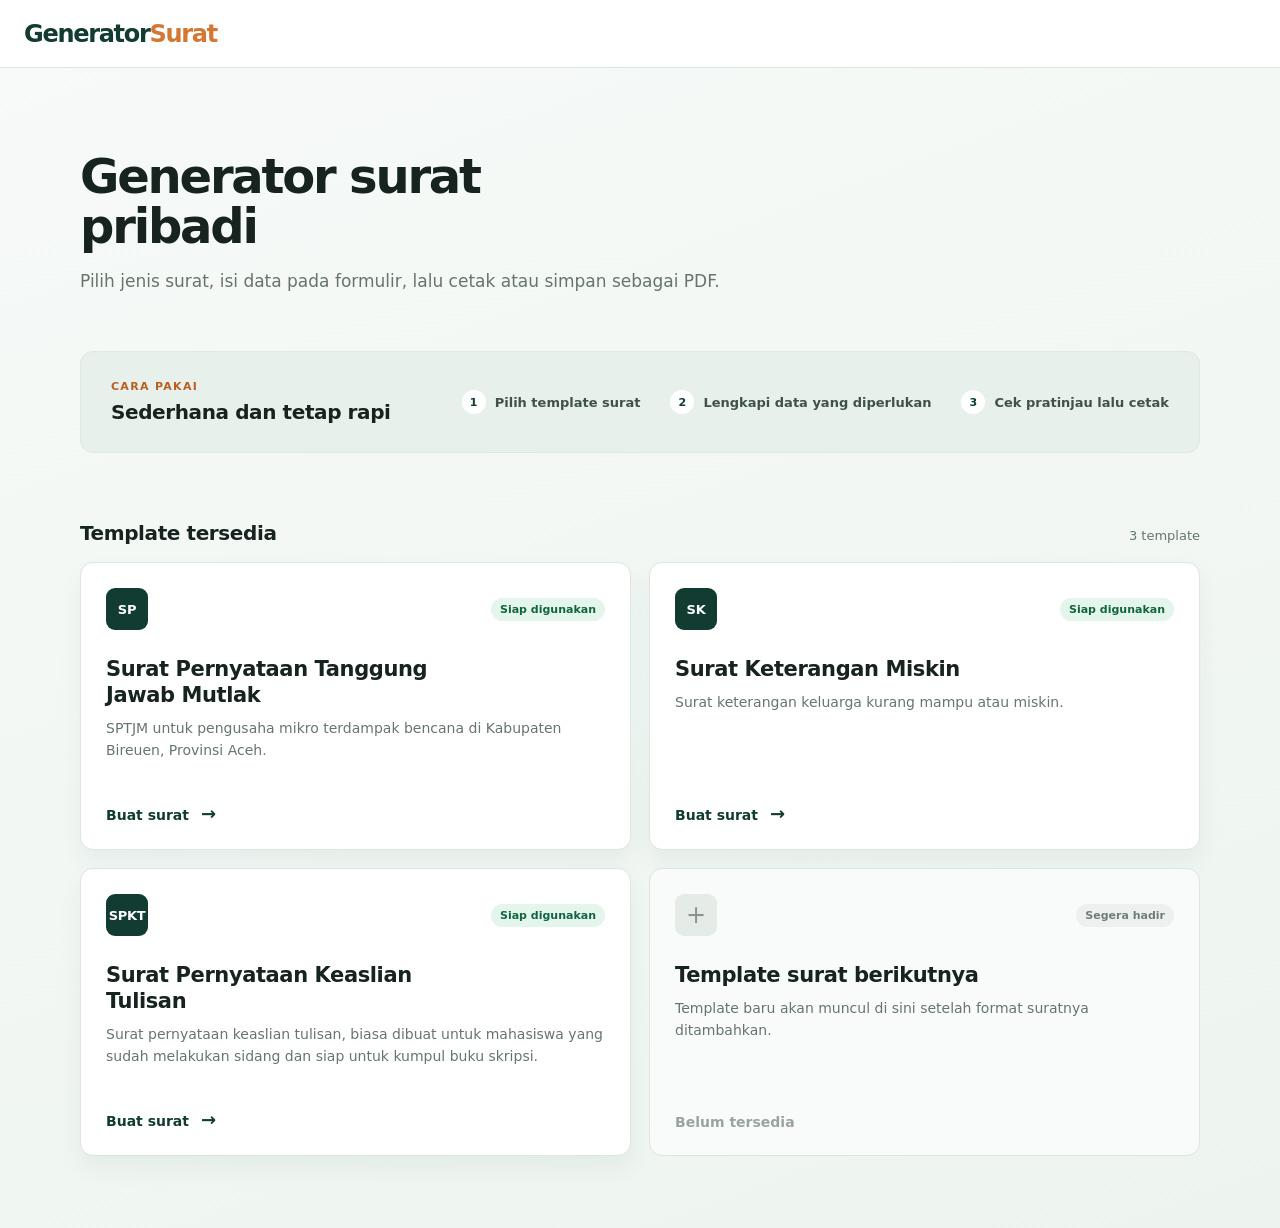
<file: index.html>
<!doctype html>
<html lang="id">
  <head>
    <meta charset="UTF-8" />
    <meta name="viewport" content="width=device-width, initial-scale=1.0" />
    <meta name="theme-color" content="#123c32" />
    <title>Template Surat</title>
    <link rel="stylesheet" href="styles/index.css" />
  </head>
  <body class="landing-page">
    <header class="topbar landing-topbar">
      <a class="brand" href="index.html">Generator<span>Surat</span></a>
    </header>
    <main class="template-home">
      <section class="template-hero">
        <h1>Generator surat pribadi</h1>
        <p>
          Pilih jenis surat, isi data pada formulir, lalu cetak atau simpan
          sebagai PDF.
        </p>
      </section>
      <section class="how-it-works how-it-works-top" aria-labelledby="howTitle">
        <div>
          <p class="eyebrow">CARA PAKAI</p>
          <h2 id="howTitle">Sederhana dan tetap rapi</h2>
        </div>
        <ol>
          <li><span>1</span> Pilih template surat</li>
          <li><span>2</span> Lengkapi data yang diperlukan</li>
          <li><span>3</span> Cek pratinjau lalu cetak</li>
        </ol>
      </section>
      <section aria-labelledby="templateListTitle">
        <div class="template-heading">
          <h2 id="templateListTitle">Template tersedia</h2>
          <span>3 template</span>
        </div>
        <div class="template-grid">
          <article class="template-card available">
            <div class="template-card-top">
              <span class="template-icon">SP</span
              ><span class="availability">Siap digunakan</span>
            </div>
            <h3>Surat Pernyataan Tanggung Jawab Mutlak</h3>
            <p>
              SPTJM untuk pengusaha mikro terdampak bencana di Kabupaten
              Bireuen, Provinsi Aceh.
            </p>
            <a class="template-button" href="pages/sptjm.html"
              >Buat surat <span aria-hidden="true">→</span></a
            >
          </article>
          <article class="template-card available">
            <div class="template-card-top">
              <span class="template-icon">SK</span
              ><span class="availability">Siap digunakan</span>
            </div>
            <h3>Surat Keterangan Miskin</h3>
            <p>Surat keterangan keluarga kurang mampu atau miskin.</p>
            <a class="template-button" href="pages/surat-keterangan-miskin.html"
              >Buat surat <span aria-hidden="true">→</span></a
            >
          </article>
          <article class="template-card available">
            <div class="template-card-top">
              <span class="template-icon">SPKT</span
              ><span class="availability">Siap digunakan</span>
            </div>
            <h3>Surat Pernyataan Keaslian Tulisan</h3>
            <p>
              Surat pernyataan keaslian tulisan, biasa dibuat untuk mahasiswa
              yang sudah melakukan sidang dan siap untuk kumpul buku skripsi.
            </p>
            <a class="template-button" href="pages/surat-keaslian-tulisan.html"
              >Buat surat <span aria-hidden="true">→</span></a
            >
          </article>
          <article class="template-card coming-soon" aria-disabled="true">
            <div class="template-card-top">
              <span class="template-icon muted">+</span
              ><span class="availability muted-label">Segera hadir</span>
            </div>
            <h3>Template surat berikutnya</h3>
            <p>
              Template baru akan muncul di sini setelah format suratnya
              ditambahkan.
            </p>
            <span class="template-button disabled">Belum tersedia</span>
          </article>
        </div>
      </section>
    </main>
  </body>
</html>
</file>
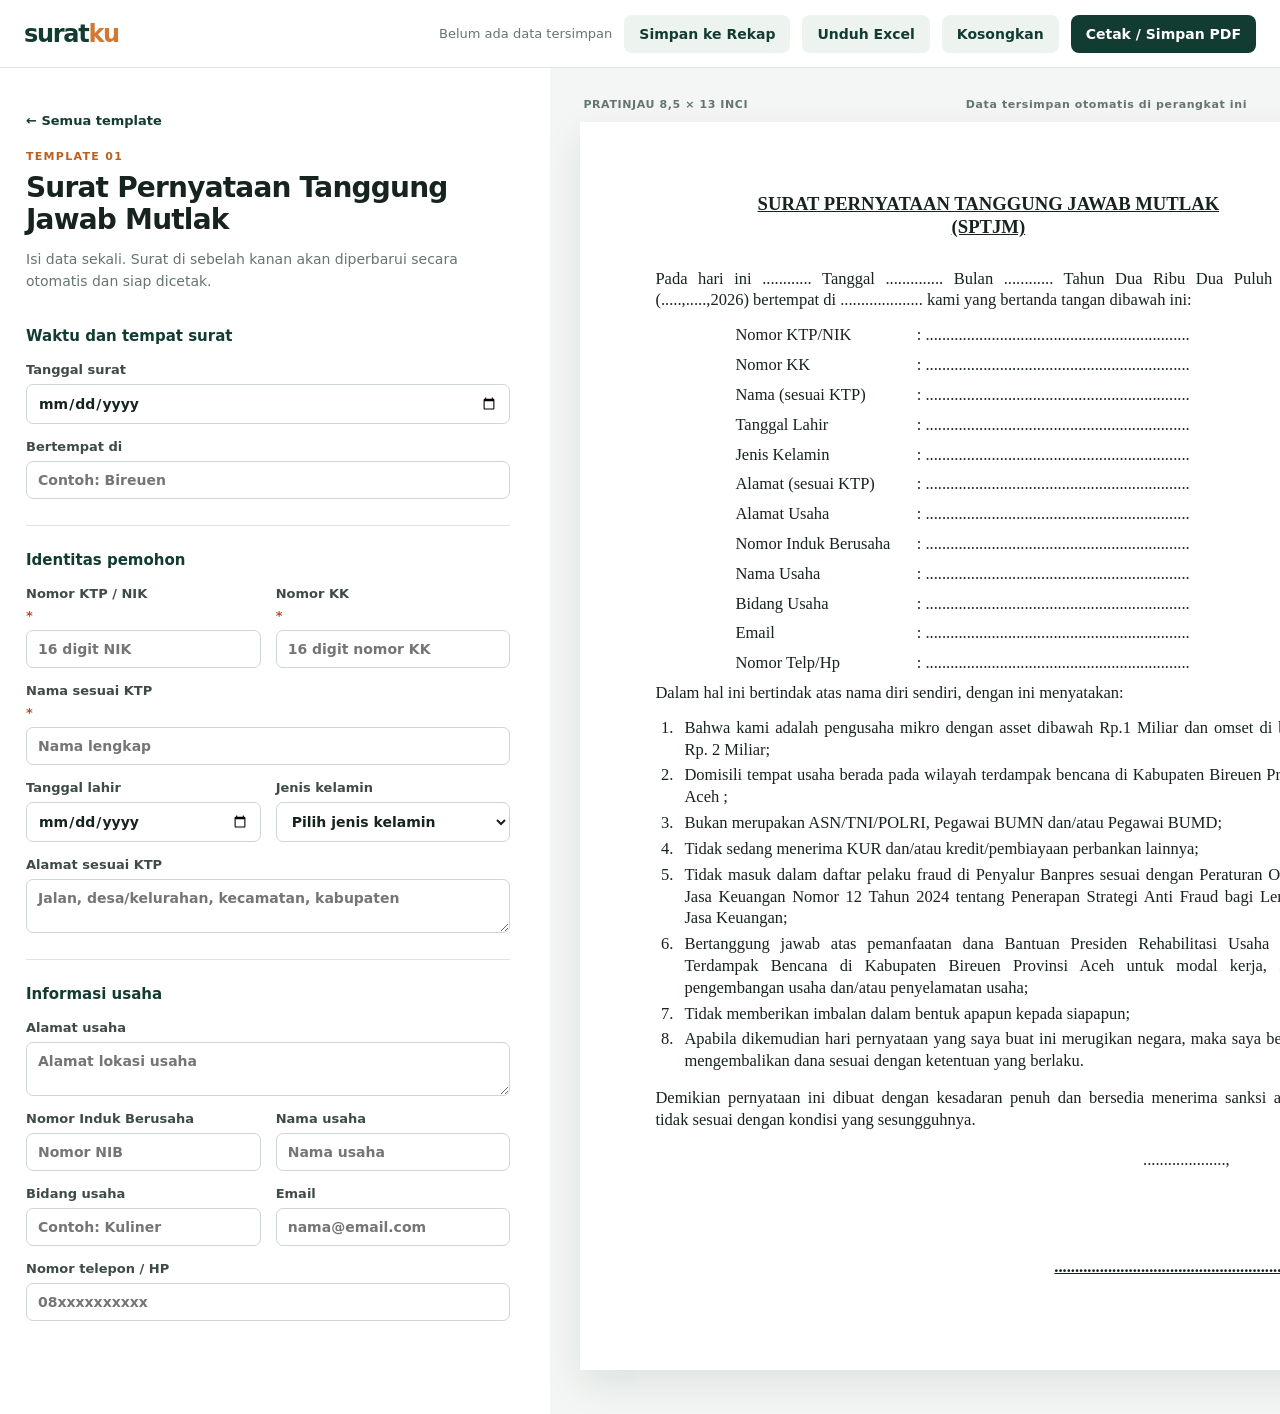
<file: sptjm.html>
<!doctype html>
<html lang="id">
  <head>
    <meta charset="UTF-8" />
    <meta name="viewport" content="width=device-width, initial-scale=1.0" />
    <meta name="theme-color" content="#123c32" />
    <title>Suratku — SPTJM</title>
    <link rel="stylesheet" href="styles.css" />
  </head>
  <body>
    <header class="topbar no-print">
      <a class="brand" href="index.html">surat<span>ku</span></a>
      <div class="topbar-actions">
        <span class="save-status" id="saveStatus" aria-live="polite"
          >Belum ada data tersimpan</span
        ><button class="button button-secondary" id="recapButton" type="button">
          Simpan ke Rekap</button
        ><button
          class="button button-secondary"
          id="exportButton"
          type="button"
        >
          Unduh Excel</button
        ><button class="button button-secondary" id="resetButton" type="button">
          Kosongkan</button
        ><button class="button" id="printButton" type="button">
          Cetak / Simpan PDF
        </button>
      </div>
    </header>
    <main class="app-shell">
      <section class="editor no-print" aria-labelledby="formTitle">
        <div class="intro">
          <a class="back-link" href="index.html">← Semua template</a>
          <p class="eyebrow">TEMPLATE 01</p>
          <h1 id="formTitle">Surat Pernyataan Tanggung Jawab Mutlak</h1>
          <p>
            Isi data sekali. Surat di sebelah kanan akan diperbarui secara
            otomatis dan siap dicetak.
          </p>
        </div>
        <form id="letterForm" novalidate>
          <fieldset>
            <legend>Waktu dan tempat surat</legend>
            <div class="field-grid">
              <label class="full-width"
                >Tanggal surat<input name="tanggalSurat" type="date" /></label
              ><label class="full-width"
                >Bertempat di<input
                  name="tempatSurat"
                  placeholder="Contoh: Bireuen"
              /></label>
            </div>
          </fieldset>
          <fieldset>
            <legend>Identitas pemohon</legend>
            <div class="field-grid">
              <label
                >Nomor KTP / NIK <span class="required">*</span
                ><input
                  name="nik"
                  inputmode="numeric"
                  maxlength="16"
                  placeholder="16 digit NIK"
                  required /></label
              ><label
                >Nomor KK <span class="required">*</span
                ><input
                  name="nomorKk"
                  inputmode="numeric"
                  maxlength="16"
                  placeholder="16 digit nomor KK"
                  required /></label
              ><label class="full-width"
                >Nama sesuai KTP <span class="required">*</span
                ><input
                  name="nama"
                  placeholder="Nama lengkap"
                  required /></label
              ><label
                >Tanggal lahir<input name="tanggalLahir" type="date" /></label
              ><label
                >Jenis kelamin<select name="jenisKelamin">
                  <option value="">Pilih jenis kelamin</option>
                  <option>Laki-laki</option>
                  <option>Perempuan</option>
                </select></label
              ><label class="full-width"
                >Alamat sesuai KTP<textarea
                  name="alamatKtp"
                  rows="2"
                  placeholder="Jalan, desa/kelurahan, kecamatan, kabupaten"
                ></textarea>
              </label>
            </div>
          </fieldset>
          <fieldset>
            <legend>Informasi usaha</legend>
            <div class="field-grid">
              <label class="full-width"
                >Alamat usaha<textarea
                  name="alamatUsaha"
                  rows="2"
                  placeholder="Alamat lokasi usaha"
                ></textarea></label
              ><label
                >Nomor Induk Berusaha<input
                  name="nib"
                  placeholder="Nomor NIB" /></label
              ><label
                >Nama usaha<input
                  name="namaUsaha"
                  placeholder="Nama usaha" /></label
              ><label
                >Bidang usaha<input
                  name="bidangUsaha"
                  placeholder="Contoh: Kuliner" /></label
              ><label
                >Email<input
                  name="email"
                  type="email"
                  placeholder="nama@email.com" /></label
              ><label class="full-width"
                >Nomor telepon / HP<input
                  name="telepon"
                  inputmode="tel"
                  placeholder="08xxxxxxxxxx"
              /></label>
            </div>
          </fieldset>
        </form>
      </section>
      <section class="preview-area" aria-label="Pratinjau surat">
        <div class="preview-toolbar no-print">
          <span>PRATINJAU 8,5 × 13 INCI</span
          ><span>Data tersimpan otomatis di perangkat ini</span>
        </div>
        <article class="letter" id="letterPreview">
          <h2>SURAT PERNYATAAN TANGGUNG JAWAB MUTLAK<br />(SPTJM)</h2>
          <p class="opening">
            Pada hari ini <span data-output="hari">............</span> Tanggal
            <span data-output="tanggalAngka">..............</span> Bulan
            <span data-output="bulanSurat">............</span> Tahun
            <span data-output="tahunTerbilang">Dua Ribu Dua Puluh Enam</span>
            (<span data-output="tanggalRingkas">.....,.....,2026</span>)
            bertempat di
            <span data-output="tempatSurat">......................</span> kami
            yang bertanda tangan dibawah ini:
          </p>
          <dl class="identity-list">
            <div>
              <dt>Nomor KTP/NIK</dt>
              <dd data-output="nik">
                ................................................................
              </dd>
            </div>
            <div>
              <dt>Nomor KK</dt>
              <dd data-output="nomorKk">
                ................................................................
              </dd>
            </div>
            <div>
              <dt>Nama (sesuai KTP)</dt>
              <dd data-output="nama">
                ................................................................
              </dd>
            </div>
            <div>
              <dt>Tanggal Lahir</dt>
              <dd data-output="tanggalLahir">
                ................................................................
              </dd>
            </div>
            <div>
              <dt>Jenis Kelamin</dt>
              <dd data-output="jenisKelamin">
                ................................................................
              </dd>
            </div>
            <div>
              <dt>Alamat (sesuai KTP)</dt>
              <dd data-output="alamatKtp">
                ................................................................
              </dd>
            </div>
            <div>
              <dt>Alamat Usaha</dt>
              <dd data-output="alamatUsaha">
                ................................................................
              </dd>
            </div>
            <div>
              <dt>Nomor Induk Berusaha</dt>
              <dd data-output="nib">
                ................................................................
              </dd>
            </div>
            <div>
              <dt>Nama Usaha</dt>
              <dd data-output="namaUsaha">
                ................................................................
              </dd>
            </div>
            <div>
              <dt>Bidang Usaha</dt>
              <dd data-output="bidangUsaha">
                ................................................................
              </dd>
            </div>
            <div>
              <dt>Email</dt>
              <dd data-output="email">
                ................................................................
              </dd>
            </div>
            <div>
              <dt>Nomor Telp/Hp</dt>
              <dd data-output="telepon">
                ................................................................
              </dd>
            </div>
          </dl>
          <p>
            Dalam hal ini bertindak atas nama diri sendiri, dengan ini
            menyatakan:
          </p>
          <ol>
            <li>
              Bahwa kami adalah pengusaha mikro dengan asset dibawah Rp.1 Miliar
              dan omset di bawah Rp. 2 Miliar;
            </li>
            <li>
              Domisili tempat usaha berada pada wilayah terdampak bencana di
              Kabupaten Bireuen Provinsi Aceh ;
            </li>
            <li>
              Bukan merupakan ASN/TNI/POLRI, Pegawai BUMN dan/atau Pegawai BUMD;
            </li>
            <li>
              Tidak sedang menerima KUR dan/atau kredit/pembiayaan perbankan
              lainnya;
            </li>
            <li>
              Tidak masuk dalam daftar pelaku fraud di Penyalur Banpres sesuai
              dengan Peraturan Otoritas Jasa Keuangan Nomor 12 Tahun 2024
              tentang Penerapan Strategi Anti Fraud bagi Lembaga Jasa Keuangan;
            </li>
            <li>
              Bertanggung jawab atas pemanfaatan dana Bantuan Presiden
              Rehabilitasi Usaha Mikro Terdampak Bencana di Kabupaten Bireuen
              Provinsi Aceh untuk modal kerja, sarana pengembangan usaha
              dan/atau penyelamatan usaha;
            </li>
            <li>
              Tidak memberikan imbalan dalam bentuk apapun kepada siapapun;
            </li>
            <li>
              Apabila dikemudian hari pernyataan yang saya buat ini merugikan
              negara, maka saya bersedia mengembalikan dana sesuai dengan
              ketentuan yang berlaku.
            </li>
          </ol>
          <p>
            Demikian pernyataan ini dibuat dengan kesadaran penuh dan bersedia
            menerima sanksi apabila tidak sesuai dengan kondisi yang
            sesungguhnya.
          </p>
          <div class="signature">
            <p>
              <span data-output="tempatSurat"
                >................................</span
              >,
              <span data-output="tanggalSurat"
                >..................................2026</span
              >
            </p>
            <div class="signature-space"></div>
            <p class="signature-name">
              <span data-output="nama">(ttd dan nama jelas)</span>
            </p>
          </div>
        </article>
      </section>
    </main>
    <script src="app.js"></script>
  </body>
</html>
</file>
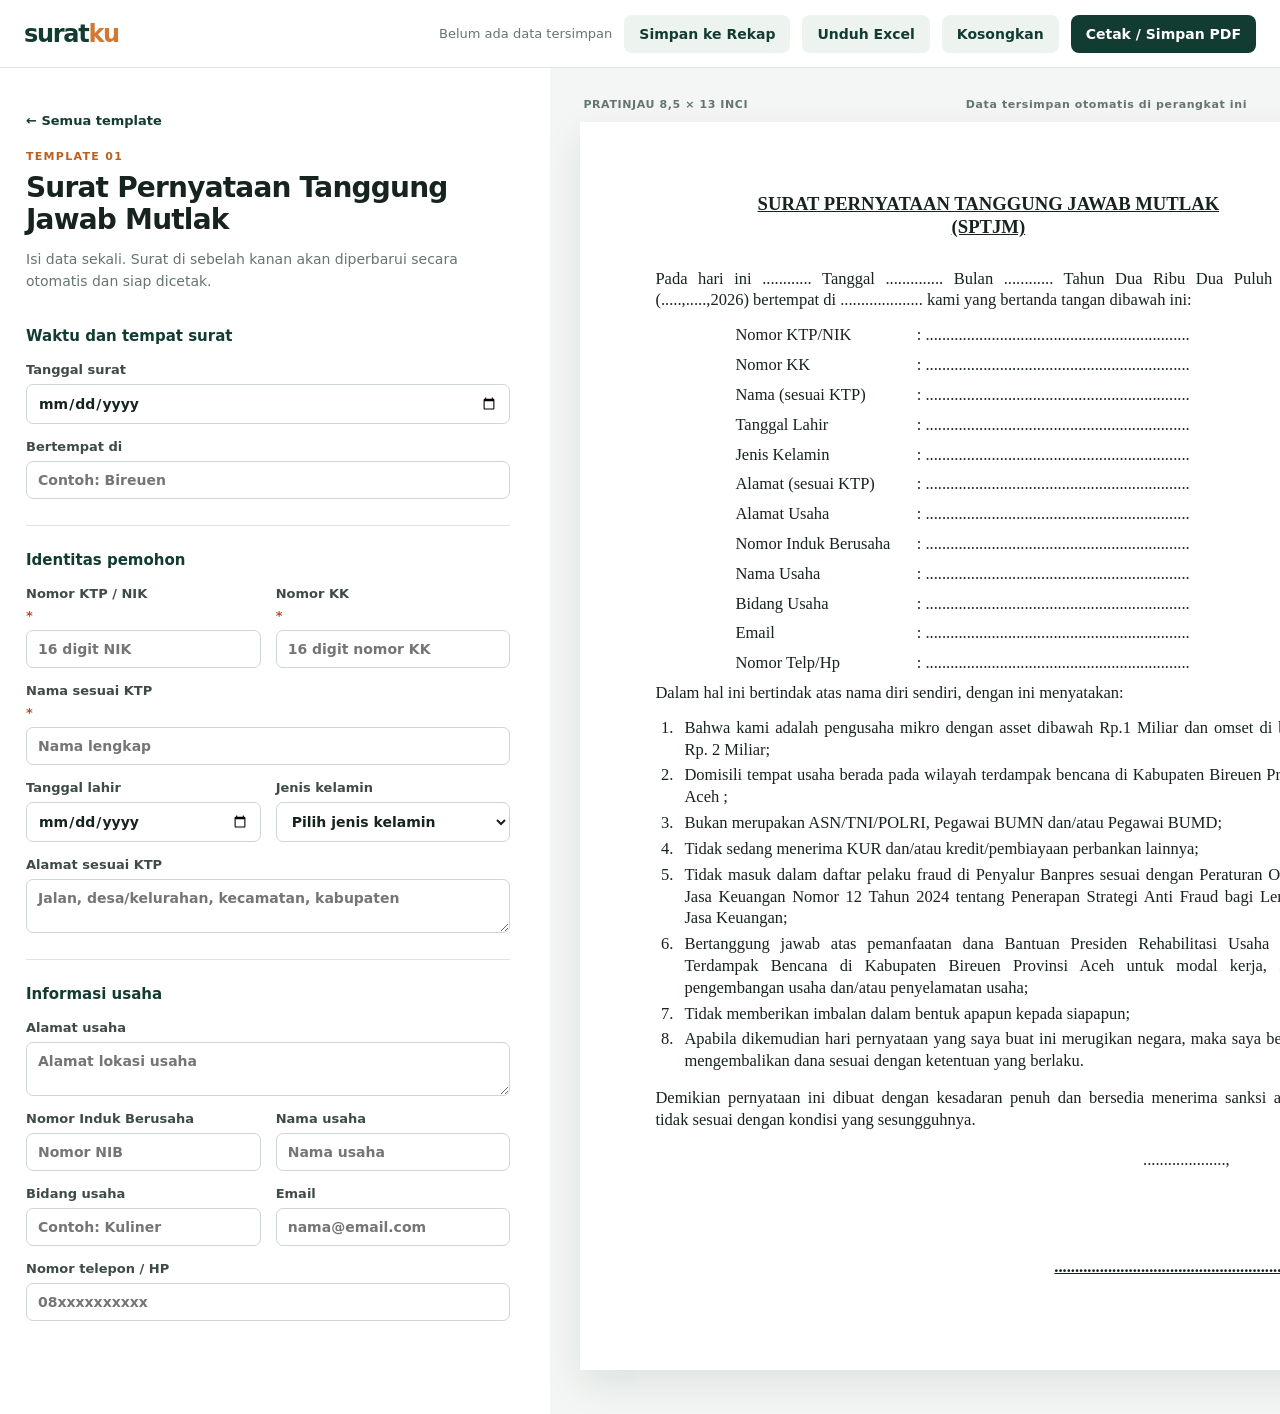
<file: pages/sptjm.html>
<!doctype html>
<html lang="id">
  <head>
    <meta charset="UTF-8" />
    <meta name="viewport" content="width=device-width, initial-scale=1.0" />
    <meta name="theme-color" content="#123c32" />
    <title>Suratku — SPTJM</title>
    <link rel="stylesheet" href="../styles/sptjm.css" />
  </head>
  <body>
    <header class="topbar no-print">
      <a class="brand" href="../index.html">surat<span>ku</span></a>
      <div class="topbar-actions">
        <span class="save-status" id="saveStatus" aria-live="polite"
          >Belum ada data tersimpan</span
        ><button class="button button-secondary" id="recapButton" type="button">
          Simpan ke Rekap</button
        ><button
          class="button button-secondary"
          id="exportButton"
          type="button"
        >
          Unduh Excel</button
        ><button class="button button-secondary" id="resetButton" type="button">
          Kosongkan</button
        ><button class="button" id="printButton" type="button">
          Cetak / Simpan PDF
        </button>
      </div>
    </header>
    <main class="app-shell">
      <section class="editor no-print" aria-labelledby="formTitle">
        <div class="intro">
          <a class="back-link" href="../index.html">← Semua template</a>
          <p class="eyebrow">TEMPLATE 01</p>
          <h1 id="formTitle">Surat Pernyataan Tanggung Jawab Mutlak</h1>
          <p>
            Isi data sekali. Surat di sebelah kanan akan diperbarui secara
            otomatis dan siap dicetak.
          </p>
        </div>
        <form id="letterForm" novalidate>
          <fieldset>
            <legend>Waktu dan tempat surat</legend>
            <div class="field-grid">
              <label class="full-width"
                >Tanggal surat<input name="tanggalSurat" type="date" /></label
              ><label class="full-width"
                >Bertempat di<input
                  name="tempatSurat"
                  placeholder="Contoh: Bireuen"
              /></label>
            </div>
          </fieldset>
          <fieldset>
            <legend>Identitas pemohon</legend>
            <div class="field-grid">
              <label
                >Nomor KTP / NIK <span class="required">*</span
                ><input
                  name="nik"
                  inputmode="numeric"
                  maxlength="16"
                  placeholder="16 digit NIK"
                  required /></label
              ><label
                >Nomor KK <span class="required">*</span
                ><input
                  name="nomorKk"
                  inputmode="numeric"
                  maxlength="16"
                  placeholder="16 digit nomor KK"
                  required /></label
              ><label class="full-width"
                >Nama sesuai KTP <span class="required">*</span
                ><input
                  name="nama"
                  placeholder="Nama lengkap"
                  required /></label
              ><label
                >Tanggal lahir<input name="tanggalLahir" type="date" /></label
              ><label
                >Jenis kelamin<select name="jenisKelamin">
                  <option value="">Pilih jenis kelamin</option>
                  <option>Laki-laki</option>
                  <option>Perempuan</option>
                </select></label
              ><label class="full-width"
                >Alamat sesuai KTP<textarea
                  name="alamatKtp"
                  rows="2"
                  placeholder="Jalan, desa/kelurahan, kecamatan, kabupaten"
                ></textarea>
              </label>
            </div>
          </fieldset>
          <fieldset>
            <legend>Informasi usaha</legend>
            <div class="field-grid">
              <label class="full-width"
                >Alamat usaha<textarea
                  name="alamatUsaha"
                  rows="2"
                  placeholder="Alamat lokasi usaha"
                ></textarea></label
              ><label
                >Nomor Induk Berusaha<input
                  name="nib"
                  placeholder="Nomor NIB" /></label
              ><label
                >Nama usaha<input
                  name="namaUsaha"
                  placeholder="Nama usaha" /></label
              ><label
                >Bidang usaha<input
                  name="bidangUsaha"
                  placeholder="Contoh: Kuliner" /></label
              ><label
                >Email<input
                  name="email"
                  type="email"
                  placeholder="nama@email.com" /></label
              ><label class="full-width"
                >Nomor telepon / HP<input
                  name="telepon"
                  inputmode="tel"
                  placeholder="08xxxxxxxxxx"
              /></label>
            </div>
          </fieldset>
        </form>
      </section>
      <section class="preview-area" aria-label="Pratinjau surat">
        <div class="preview-toolbar no-print">
          <span>PRATINJAU 8,5 × 13 INCI</span
          ><span>Data tersimpan otomatis di perangkat ini</span>
        </div>
        <article class="letter" id="letterPreview">
          <h2>SURAT PERNYATAAN TANGGUNG JAWAB MUTLAK<br />(SPTJM)</h2>
          <p class="opening">
            Pada hari ini <span data-output="hari">............</span> Tanggal
            <span data-output="tanggalAngka">..............</span> Bulan
            <span data-output="bulanSurat">............</span> Tahun
            <span data-output="tahunTerbilang">Dua Ribu Dua Puluh Enam</span>
            (<span data-output="tanggalRingkas">.....,.....,2026</span>)
            bertempat di
            <span data-output="tempatSurat">......................</span> kami
            yang bertanda tangan dibawah ini:
          </p>
          <dl class="identity-list">
            <div>
              <dt>Nomor KTP/NIK</dt>
              <dd data-output="nik">
                ................................................................
              </dd>
            </div>
            <div>
              <dt>Nomor KK</dt>
              <dd data-output="nomorKk">
                ................................................................
              </dd>
            </div>
            <div>
              <dt>Nama (sesuai KTP)</dt>
              <dd data-output="nama">
                ................................................................
              </dd>
            </div>
            <div>
              <dt>Tanggal Lahir</dt>
              <dd data-output="tanggalLahir">
                ................................................................
              </dd>
            </div>
            <div>
              <dt>Jenis Kelamin</dt>
              <dd data-output="jenisKelamin">
                ................................................................
              </dd>
            </div>
            <div>
              <dt>Alamat (sesuai KTP)</dt>
              <dd data-output="alamatKtp">
                ................................................................
              </dd>
            </div>
            <div>
              <dt>Alamat Usaha</dt>
              <dd data-output="alamatUsaha">
                ................................................................
              </dd>
            </div>
            <div>
              <dt>Nomor Induk Berusaha</dt>
              <dd data-output="nib">
                ................................................................
              </dd>
            </div>
            <div>
              <dt>Nama Usaha</dt>
              <dd data-output="namaUsaha">
                ................................................................
              </dd>
            </div>
            <div>
              <dt>Bidang Usaha</dt>
              <dd data-output="bidangUsaha">
                ................................................................
              </dd>
            </div>
            <div>
              <dt>Email</dt>
              <dd data-output="email">
                ................................................................
              </dd>
            </div>
            <div>
              <dt>Nomor Telp/Hp</dt>
              <dd data-output="telepon">
                ................................................................
              </dd>
            </div>
          </dl>
          <p>
            Dalam hal ini bertindak atas nama diri sendiri, dengan ini
            menyatakan:
          </p>
          <ol>
            <li>
              Bahwa kami adalah pengusaha mikro dengan asset dibawah Rp.1 Miliar
              dan omset di bawah Rp. 2 Miliar;
            </li>
            <li>
              Domisili tempat usaha berada pada wilayah terdampak bencana di
              Kabupaten Bireuen Provinsi Aceh ;
            </li>
            <li>
              Bukan merupakan ASN/TNI/POLRI, Pegawai BUMN dan/atau Pegawai BUMD;
            </li>
            <li>
              Tidak sedang menerima KUR dan/atau kredit/pembiayaan perbankan
              lainnya;
            </li>
            <li>
              Tidak masuk dalam daftar pelaku fraud di Penyalur Banpres sesuai
              dengan Peraturan Otoritas Jasa Keuangan Nomor 12 Tahun 2024
              tentang Penerapan Strategi Anti Fraud bagi Lembaga Jasa Keuangan;
            </li>
            <li>
              Bertanggung jawab atas pemanfaatan dana Bantuan Presiden
              Rehabilitasi Usaha Mikro Terdampak Bencana di Kabupaten Bireuen
              Provinsi Aceh untuk modal kerja, sarana pengembangan usaha
              dan/atau penyelamatan usaha;
            </li>
            <li>
              Tidak memberikan imbalan dalam bentuk apapun kepada siapapun;
            </li>
            <li>
              Apabila dikemudian hari pernyataan yang saya buat ini merugikan
              negara, maka saya bersedia mengembalikan dana sesuai dengan
              ketentuan yang berlaku.
            </li>
          </ol>
          <p>
            Demikian pernyataan ini dibuat dengan kesadaran penuh dan bersedia
            menerima sanksi apabila tidak sesuai dengan kondisi yang
            sesungguhnya.
          </p>
          <div class="signature">
            <p>
              <span data-output="tempatSurat"
                >................................</span
              >,
              <span data-output="tanggalSurat"
                >..................................2026</span
              >
            </p>
            <div class="signature-space"></div>
            <p class="signature-name">
              <span data-output="nama">(ttd dan nama jelas)</span>
            </p>
          </div>
        </article>
      </section>
    </main>
    <script src="../app.js"></script>
  </body>
</html>
</file>
<file: styles/index.css>
:root {
  --ink: #17231f;
  --green: #123c32;
  --mint: #e9f1ed;
  --paper: #fff;
  --line: #dce5df;
  --muted: #66756e;
}
* {
  box-sizing: border-box;
}
body {
  margin: 0;
  color: var(--ink);
  background: #f3f6f4;
  font-family:
    Inter,
    ui-sans-serif,
    system-ui,
    -apple-system,
    BlinkMacSystemFont,
    "Segoe UI",
    sans-serif;
}
.topbar {
  height: 68px;
  padding: 0 max(24px, calc((100vw - 1480px) / 2));
  background: var(--paper);
  border-bottom: 1px solid var(--line);
  display: flex;
  align-items: center;
  justify-content: space-between;
  gap: 20px;
  position: sticky;
  top: 0;
  z-index: 5;
}
.brand {
  color: var(--green);
  font-size: 24px;
  font-weight: 800;
  letter-spacing: -1.3px;
  text-decoration: none;
}
.brand span {
  color: #d47732;
}
.eyebrow {
  color: #b95f22;
  letter-spacing: 1.3px;
  font-size: 11px;
  font-weight: 800;
  margin: 0 0 9px;
}
.landing-page {
  min-height: 100vh;
  background: linear-gradient(160deg, #f7faf8 0%, #edf4ef 100%);
}
.landing-topbar {
  position: static;
  max-width: none;
}
.landing-note {
  color: var(--muted);
  font-size: 13px;
  font-weight: 650;
}
.template-home {
  width: min(1120px, calc(100% - 48px));
  margin: 0 auto;
  padding: 84px 0 72px;
}
.template-hero {
  max-width: 640px;
  margin-bottom: 56px;
}
.template-hero h1 {
  max-width: 570px;
  margin: 0 0 16px;
  color: var(--ink);
  font-size: 48px;
  line-height: 1.04;
  letter-spacing: -2.2px;
}
.template-hero > p:not(.eyebrow) {
  margin: 0;
  color: var(--muted);
  font-size: 17px;
  line-height: 1.6;
}
.template-heading {
  display: flex;
  justify-content: space-between;
  align-items: baseline;
  margin-bottom: 17px;
}
.template-heading h2,
.how-it-works h2 {
  margin: 0;
  font-size: 20px;
  letter-spacing: -0.4px;
}
.template-heading > span {
  color: var(--muted);
  font-size: 13px;
}
.template-grid {
  display: grid;
  grid-template-columns: repeat(2, minmax(0, 1fr));
  gap: 18px;
}
.template-card {
  min-height: 288px;
  padding: 25px;
  border: 1px solid var(--line);
  border-radius: 13px;
  background: #fff;
  display: flex;
  flex-direction: column;
}
.template-card.available {
  box-shadow: 0 12px 24px #123c320d;
}
.template-card.coming-soon {
  background: #f9fbfa;
}
.template-card-top {
  display: flex;
  align-items: center;
  justify-content: space-between;
  gap: 12px;
}
.template-icon {
  width: 42px;
  height: 42px;
  border-radius: 9px;
  display: grid;
  place-items: center;
  background: var(--green);
  color: #fff;
  font-size: 13px;
  font-weight: 850;
  letter-spacing: -0.3px;
}
.template-icon.muted {
  color: #87958d;
  background: #e5ebe7;
  font-size: 24px;
  font-weight: 400;
}
.availability {
  border-radius: 999px;
  padding: 5px 9px;
  color: #116441;
  background: #e4f5eb;
  font-size: 11px;
  font-weight: 800;
}
.muted-label {
  color: #707d76;
  background: #edf0ee;
}
.template-card h3 {
  max-width: 350px;
  margin: 26px 0 10px;
  font-size: 21px;
  line-height: 1.24;
  letter-spacing: -0.4px;
}
.template-card p {
  margin: 0;
  color: var(--muted);
  font-size: 14px;
  line-height: 1.55;
}
.template-button {
  width: fit-content;
  margin-top: auto;
  padding-top: 22px;
  color: var(--green);
  font-size: 14px;
  font-weight: 800;
  text-decoration: none;
}
.template-button span {
  margin-left: 7px;
  font-size: 18px;
}
.template-button:hover {
  text-decoration: underline;
}
.template-button.disabled {
  color: #98a49e;
  cursor: not-allowed;
}
.how-it-works {
  margin: 0 0 68px;
  padding: 28px 30px;
  border: 1px solid #dfe8e2;
  border-radius: 13px;
  background: #e7f0eb;
  display: flex;
  justify-content: space-between;
  align-items: center;
  gap: 32px;
}
.how-it-works .eyebrow {
  margin-bottom: 7px;
}
.how-it-works ol {
  display: flex;
  gap: 30px;
  padding: 0;
  margin: 0;
  list-style: none;
}
.how-it-works li {
  display: flex;
  align-items: center;
  gap: 9px;
  color: #405148;
  font-size: 13px;
  font-weight: 650;
  white-space: nowrap;
}
.how-it-works li span {
  width: 24px;
  height: 24px;
  display: grid;
  place-items: center;
  border-radius: 50%;
  background: #fff;
  color: var(--green);
  font-size: 11px;
  font-weight: 850;
}
@media (max-width: 760px) {
  .template-home {
    padding: 54px 0;
  }
  .template-hero {
    margin-bottom: 38px;
  }
  .template-hero h1 {
    font-size: 38px;
  }
  .template-grid {
    grid-template-columns: 1fr;
  }
  .how-it-works {
    align-items: flex-start;
    flex-direction: column;
    margin: 0 0 40px;
  }
  .how-it-works ol {
    gap: 15px;
    flex-wrap: wrap;
  }
  .landing-note {
    display: none;
  }
}
</file>
<file: styles.css>
:root {
  --ink: #17231f;
  --green: #123c32;
  --mint: #e9f1ed;
  --paper: #fff;
  --line: #dce5df;
  --muted: #66756e;
}
* {
  box-sizing: border-box;
}
body {
  margin: 0;
  color: var(--ink);
  background: #f3f6f4;
  font-family:
    Inter,
    ui-sans-serif,
    system-ui,
    -apple-system,
    BlinkMacSystemFont,
    "Segoe UI",
    sans-serif;
}
.topbar {
  height: 68px;
  padding: 0 max(24px, calc((100vw - 1480px) / 2));
  background: var(--paper);
  border-bottom: 1px solid var(--line);
  display: flex;
  align-items: center;
  justify-content: space-between;
  gap: 20px;
  position: sticky;
  top: 0;
  z-index: 5;
}
.brand {
  color: var(--green);
  font-size: 24px;
  font-weight: 800;
  letter-spacing: -1.3px;
  text-decoration: none;
}
.brand span {
  color: #d47732;
}
.topbar-actions {
  display: flex;
  align-items: center;
  gap: 12px;
}
.save-status {
  color: var(--muted);
  font-size: 13px;
}
.button {
  border: 0;
  border-radius: 8px;
  padding: 11px 15px;
  background: var(--green);
  color: #fff;
  font: inherit;
  font-size: 14px;
  font-weight: 700;
  cursor: pointer;
}
.button:hover {
  background: #0b2d24;
}
.button-secondary {
  color: var(--green);
  background: #edf3ef;
}
.app-shell {
  max-width: 1480px;
  margin: 0 auto;
  display: grid;
  grid-template-columns: minmax(360px, 0.86fr) minmax(540px, 1.14fr);
  align-items: start;
}
.editor {
  padding: 42px max(26px, calc((100vw - 1480px) / 2));
  padding-right: 40px;
  background: #fff;
  min-height: calc(100vh - 68px);
}
.intro {
  margin-bottom: 34px;
}
.eyebrow {
  color: #b95f22;
  letter-spacing: 1.3px;
  font-size: 11px;
  font-weight: 800;
  margin: 0 0 9px;
}
.intro h1 {
  font-size: 28px;
  line-height: 1.16;
  letter-spacing: -0.8px;
  margin: 0 0 11px;
}
.intro p:not(.eyebrow) {
  color: var(--muted);
  font-size: 14px;
  line-height: 1.6;
  margin: 0;
}
fieldset {
  padding: 0 0 26px;
  margin: 0 0 25px;
  border: 0;
  border-bottom: 1px solid var(--line);
}
fieldset:last-child {
  border-bottom: 0;
}
legend {
  padding: 0;
  margin-bottom: 17px;
  color: var(--green);
  font-size: 15px;
  font-weight: 800;
}
.field-grid {
  display: grid;
  grid-template-columns: 1fr 1fr;
  gap: 15px;
}
.two-columns {
  grid-template-columns: 1fr 1fr;
}
.full-width {
  grid-column: 1/-1;
}
label {
  display: grid;
  gap: 7px;
  color: #3e4c45;
  font-size: 13px;
  font-weight: 650;
}
.required {
  color: #b74a2b;
}
input,
textarea,
select {
  width: 100%;
  border: 1px solid #cbd7cf;
  border-radius: 7px;
  padding: 10px 11px;
  color: var(--ink);
  background: #fff;
  font: inherit;
  font-size: 14px;
  outline: none;
}
textarea {
  resize: vertical;
}
input:focus,
textarea:focus,
select:focus {
  border-color: var(--green);
  box-shadow: 0 0 0 3px #dcece5;
}
.preview-area {
  padding: 30px;
}
.preview-toolbar {
  max-width: 794px;
  margin: 0 auto 11px;
  padding: 0 3px;
  color: var(--muted);
  display: flex;
  justify-content: space-between;
  font-size: 11px;
  font-weight: 750;
  letter-spacing: 0.6px;
}
.letter {
  width: 816px;
  min-height: 1248px;
  margin: 0 auto;
  padding: 70px 75px 74px;
  background: var(--paper);
  box-shadow: 0 14px 36px #182c2318;
  font-family: "Times New Roman", Times, serif;
  font-size: 12.4pt;
  line-height: 1.32;
}
.letter h2 {
  margin: 0 0 29px;
  text-align: center;
  font-size: 14pt;
  line-height: 1.25;
  text-decoration: underline;
}
.letter p {
  margin: 0 0 13px;
  text-align: justify;
}
.opening {
  text-indent: 0;
}
.identity-list {
  margin: 0 0 0 80px;
}
.identity-list div {
  display: grid;
  grid-template-columns: 190px 1fr;
  margin: 8px 0;
}
.identity-list dt {
  position: relative;
  padding-right: 18px;
}
.identity-list dt::after {
  content: ":";
  position: absolute;
  right: 4px;
}
.identity-list dd {
  grid-column: 2;
  margin: 0;
  overflow-wrap: anywhere;
}
.letter ol {
  margin: 0 0 15px;
  padding-left: 22px;
}
.letter li {
  padding-left: 7px;
  margin: 0 0 4px;
  text-align: justify;
}
.signature {
  width: 270px;
  margin: 18px 0 0 auto;
  text-align: center;
}
.signature p {
  margin: 0 0 10px;
  text-align: center;
}
.signature-space {
  height: 76px;
}
.signature-name {
  font-weight: bold;
  text-decoration: underline;
}
.form-error {
  color: #b52d2d;
  font-size: 13px;
}
.back-link {
  display: inline-block;
  margin: 0 0 22px;
  color: var(--green);
  font-size: 13px;
  font-weight: 750;
  text-decoration: none;
}
.back-link:hover {
  text-decoration: underline;
}
.miskin-letter {
  padding-top: 42px;
}
.official-header {
  min-height: 82px;
  display: flex;
  align-items: center;
  justify-content: center;
  gap: 18px;
  text-align: center;
}
.official-header h2 {
  margin: 0;
  font-size: 20pt;
  line-height: 1.13;
  text-decoration: none;
}
.official-header h2 span {
  white-space: nowrap;
}
.emblem {
  width: 58px;
  height: 58px;
  flex: 0 0 58px;
  display: grid;
  place-items: center;
  border: 2px solid #18231e;
  border-radius: 50%;
  font-family: Arial, sans-serif;
  font-size: 7px;
  font-weight: 800;
}
.official-rule {
  height: 6px;
  margin: 7px 0 32px;
  border-top: 3px solid #111;
  border-bottom: 1px solid #111;
}
.miskin-letter > h3 {
  margin: 0 0 5px;
  font-size: 14pt;
  text-align: center;
  text-decoration: underline;
}
.miskin-letter .nomor {
  margin-bottom: 26px;
  text-align: center;
}
.miskin-letter > p {
  margin: 0 24px 13px;
}
.miskin-identity {
  margin-bottom: 18px;
}
.miskin-identity div {
  grid-template-columns: 180px 1fr;
}

.miskin-identity dd[data-output="nama"] {
  font-weight: 700;
}

.miskin-identity dd[data-output="namaPemohon"] {
  font-weight: 700;
}

.miskin-signature {
  width: fit-content;
  margin-top: 50px;
  white-space: nowrap;
}
.miskin-signature p {
  text-align: center;
}
.landing-page {
  min-height: 100vh;
  background: linear-gradient(160deg, #f7faf8 0%, #edf4ef 100%);
}
.landing-topbar {
  position: static;
  max-width: none;
}
.landing-note {
  color: var(--muted);
  font-size: 13px;
  font-weight: 650;
}
.template-home {
  width: min(1120px, calc(100% - 48px));
  margin: 0 auto;
  padding: 84px 0 72px;
}
.template-hero {
  max-width: 640px;
  margin-bottom: 56px;
}
.template-hero h1 {
  max-width: 570px;
  margin: 0 0 16px;
  color: var(--ink);
  font-size: 48px;
  line-height: 1.04;
  letter-spacing: -2.2px;
}
.template-hero > p:not(.eyebrow) {
  margin: 0;
  color: var(--muted);
  font-size: 17px;
  line-height: 1.6;
}
.template-heading {
  display: flex;
  justify-content: space-between;
  align-items: baseline;
  margin-bottom: 17px;
}
.template-heading h2,
.how-it-works h2 {
  margin: 0;
  font-size: 20px;
  letter-spacing: -0.4px;
}
.template-heading > span {
  color: var(--muted);
  font-size: 13px;
}
.template-grid {
  display: grid;
  grid-template-columns: repeat(2, minmax(0, 1fr));
  gap: 18px;
}
.template-card {
  min-height: 288px;
  padding: 25px;
  border: 1px solid var(--line);
  border-radius: 13px;
  background: #fff;
  display: flex;
  flex-direction: column;
}
.template-card.available {
  box-shadow: 0 12px 24px #123c320d;
}
.template-card.coming-soon {
  background: #f9fbfa;
}
.template-card-top {
  display: flex;
  align-items: center;
  justify-content: space-between;
  gap: 12px;
}
.template-icon {
  width: 42px;
  height: 42px;
  border-radius: 9px;
  display: grid;
  place-items: center;
  background: var(--green);
  color: #fff;
  font-size: 13px;
  font-weight: 850;
  letter-spacing: -0.3px;
}
.template-icon.muted {
  color: #87958d;
  background: #e5ebe7;
  font-size: 24px;
  font-weight: 400;
}
.availability {
  border-radius: 999px;
  padding: 5px 9px;
  color: #116441;
  background: #e4f5eb;
  font-size: 11px;
  font-weight: 800;
}
.muted-label {
  color: #707d76;
  background: #edf0ee;
}
.template-card h3 {
  max-width: 350px;
  margin: 26px 0 10px;
  font-size: 21px;
  line-height: 1.24;
  letter-spacing: -0.4px;
}
.template-card p {
  margin: 0;
  color: var(--muted);
  font-size: 14px;
  line-height: 1.55;
}
.template-button {
  width: fit-content;
  margin-top: auto;
  padding-top: 22px;
  color: var(--green);
  font-size: 14px;
  font-weight: 800;
  text-decoration: none;
}
.template-button span {
  margin-left: 7px;
  font-size: 18px;
}
.template-button:hover {
  text-decoration: underline;
}
.template-button.disabled {
  color: #98a49e;
  cursor: not-allowed;
}
.how-it-works {
  margin: 0 0 68px;
  padding: 28px 30px;
  border: 1px solid #dfe8e2;
  border-radius: 13px;
  background: #e7f0eb;
  display: flex;
  justify-content: space-between;
  align-items: center;
  gap: 32px;
}
.how-it-works .eyebrow {
  margin-bottom: 7px;
}
.how-it-works ol {
  display: flex;
  gap: 30px;
  padding: 0;
  margin: 0;
  list-style: none;
}
.how-it-works li {
  display: flex;
  align-items: center;
  gap: 9px;
  color: #405148;
  font-size: 13px;
  font-weight: 650;
  white-space: nowrap;
}
.how-it-works li span {
  width: 24px;
  height: 24px;
  display: grid;
  place-items: center;
  border-radius: 50%;
  background: #fff;
  color: var(--green);
  font-size: 11px;
  font-weight: 850;
}
@media (max-width: 760px) {
  .template-home {
    padding: 54px 0;
  }
  .template-hero {
    margin-bottom: 38px;
  }
  .template-hero h1 {
    font-size: 38px;
  }
  .template-grid {
    grid-template-columns: 1fr;
  }
  .how-it-works {
    align-items: flex-start;
    flex-direction: column;
    margin: 0 0 40px;
  }
  .how-it-works ol {
    gap: 15px;
    flex-wrap: wrap;
  }
  .landing-note {
    display: none;
  }
}
@media (max-width: 1100px) {
  .app-shell {
    grid-template-columns: 1fr;
  }
  .editor {
    min-height: 0;
    padding-right: max(26px, calc((100vw - 1480px) / 2));
  }
  .preview-area {
    overflow: auto;
  }
  .letter {
    margin: 0 auto;
  }
}
@media (max-width: 600px) {
  .topbar {
    padding: 0 16px;
  }
  .save-status,
  #resetButton {
    display: none;
  }
  .topbar-actions {
    gap: 6px;
  }
  .button {
    padding: 9px 8px;
    font-size: 12px;
  }
  .editor {
    padding: 28px 20px;
  }
  .field-grid {
    grid-template-columns: 1fr;
  }
  .full-width {
    grid-column: auto;
  }
  .preview-area {
    padding: 18px 0;
  }
  .preview-toolbar {
    padding: 0 18px;
  }
  .preview-toolbar span:last-child {
    display: none;
  }
  .letter {
    transform-origin: top left;
  }
}
@page {
  size: 8.5in 13in;
  margin: 0;
}
@media print {
  body {
    background: #fff;
  }
  .no-print {
    display: none !important;
  }
  .app-shell,
  .preview-area {
    display: block;
    padding: 0;
    margin: 0;
  }
  .letter {
    width: 8.5in;
    min-height: 13in;
    margin: 0;
    padding: 0.72in 0.75in;
    box-shadow: none;
    font-size: 11.4pt;
    line-height: 1.28;
  }
  .letter h2 {
    margin-bottom: 7mm;
    font-size: 13pt;
  }
  .identity-list {
    margin-bottom: 4mm;
  }
  .letter p {
    margin-bottom: 3.3mm;
  }
  .letter li {
    margin-bottom: 1.1mm;
  }
  .signature {
    margin-top: 5mm;
  }
}
</file>
<file: styles/sptjm.css>
:root {
  --ink: #17231f;
  --green: #123c32;
  --mint: #e9f1ed;
  --paper: #fff;
  --line: #dce5df;
  --muted: #66756e;
}
* {
  box-sizing: border-box;
}
body {
  margin: 0;
  color: var(--ink);
  background: #f3f6f4;
  font-family:
    Inter,
    ui-sans-serif,
    system-ui,
    -apple-system,
    BlinkMacSystemFont,
    "Segoe UI",
    sans-serif;
}
.topbar {
  height: 68px;
  padding: 0 max(24px, calc((100vw - 1480px) / 2));
  background: var(--paper);
  border-bottom: 1px solid var(--line);
  display: flex;
  align-items: center;
  justify-content: space-between;
  gap: 20px;
  position: sticky;
  top: 0;
  z-index: 5;
}
.brand {
  color: var(--green);
  font-size: 24px;
  font-weight: 800;
  letter-spacing: -1.3px;
  text-decoration: none;
}
.brand span {
  color: #d47732;
}
.topbar-actions {
  display: flex;
  align-items: center;
  gap: 12px;
}
.save-status {
  color: var(--muted);
  font-size: 13px;
}
.button {
  border: 0;
  border-radius: 8px;
  padding: 11px 15px;
  background: var(--green);
  color: #fff;
  font: inherit;
  font-size: 14px;
  font-weight: 700;
  cursor: pointer;
}
.button:hover {
  background: #0b2d24;
}
.button-secondary {
  color: var(--green);
  background: #edf3ef;
}
.app-shell {
  max-width: 1480px;
  margin: 0 auto;
  display: grid;
  grid-template-columns: minmax(360px, 0.86fr) minmax(540px, 1.14fr);
  align-items: start;
}
.editor {
  padding: 42px max(26px, calc((100vw - 1480px) / 2));
  padding-right: 40px;
  background: #fff;
  min-height: calc(100vh - 68px);
}
.intro {
  margin-bottom: 34px;
}
.eyebrow {
  color: #b95f22;
  letter-spacing: 1.3px;
  font-size: 11px;
  font-weight: 800;
  margin: 0 0 9px;
}
.intro h1 {
  font-size: 28px;
  line-height: 1.16;
  letter-spacing: -0.8px;
  margin: 0 0 11px;
}
.intro p:not(.eyebrow) {
  color: var(--muted);
  font-size: 14px;
  line-height: 1.6;
  margin: 0;
}
.back-link {
  display: inline-block;
  margin: 0 0 22px;
  color: var(--green);
  font-size: 13px;
  font-weight: 750;
  text-decoration: none;
}
.back-link:hover {
  text-decoration: underline;
}
fieldset {
  padding: 0 0 26px;
  margin: 0 0 25px;
  border: 0;
  border-bottom: 1px solid var(--line);
}
fieldset:last-child {
  border-bottom: 0;
}
legend {
  padding: 0;
  margin-bottom: 17px;
  color: var(--green);
  font-size: 15px;
  font-weight: 800;
}
.field-grid {
  display: grid;
  grid-template-columns: 1fr 1fr;
  gap: 15px;
}
.full-width {
  grid-column: 1/-1;
}
label {
  display: grid;
  gap: 7px;
  color: #3e4c45;
  font-size: 13px;
  font-weight: 650;
}
.required {
  color: #b74a2b;
}
input,
textarea,
select {
  width: 100%;
  border: 1px solid #cbd7cf;
  border-radius: 7px;
  padding: 10px 11px;
  color: var(--ink);
  background: #fff;
  font: inherit;
  font-size: 14px;
  outline: none;
}
textarea {
  resize: vertical;
}
input:focus,
textarea:focus,
select:focus {
  border-color: var(--green);
  box-shadow: 0 0 0 3px #dcece5;
}
.preview-area {
  padding: 30px;
}
.preview-toolbar {
  max-width: 794px;
  margin: 0 auto 11px;
  padding: 0 3px;
  color: var(--muted);
  display: flex;
  justify-content: space-between;
  font-size: 11px;
  font-weight: 750;
  letter-spacing: 0.6px;
}
.letter {
  width: 816px;
  min-height: 1248px;
  margin: 0 auto;
  padding: 70px 75px 74px;
  background: var(--paper);
  box-shadow: 0 14px 36px #182c2318;
  font-family: "Times New Roman", Times, serif;
  font-size: 12.4pt;
  line-height: 1.32;
}
.letter h2 {
  margin: 0 0 29px;
  text-align: center;
  font-size: 14pt;
  line-height: 1.25;
  text-decoration: underline;
}
.letter p {
  margin: 0 0 13px;
  text-align: justify;
}
.opening {
  text-indent: 0;
}
.identity-list {
  margin: 0 0 0 80px;
}
.identity-list div {
  display: grid;
  grid-template-columns: 190px 1fr;
  margin: 8px 0;
}
.identity-list dt {
  position: relative;
  padding-right: 18px;
}
.identity-list dt::after {
  content: ":";
  position: absolute;
  right: 4px;
}
.identity-list dd {
  grid-column: 2;
  margin: 0;
  overflow-wrap: anywhere;
}
.letter ol {
  margin: 0 0 15px;
  padding-left: 22px;
}
.letter li {
  padding-left: 7px;
  margin: 0 0 4px;
  text-align: justify;
}
.signature {
  width: 270px;
  margin: 18px 0 0 auto;
  text-align: center;
}
.signature p {
  margin: 0 0 10px;
  text-align: center;
}
.signature-space {
  height: 76px;
}
.signature-name {
  font-weight: bold;
  text-decoration: underline;
}
@media (max-width: 1100px) {
  .app-shell {
    grid-template-columns: 1fr;
  }
  .editor {
    min-height: 0;
    padding-right: max(26px, calc((100vw - 1480px) / 2));
  }
  .preview-area {
    overflow: auto;
  }
  .letter {
    margin: 0 auto;
  }
}
@media (max-width: 600px) {
  .topbar {
    padding: 0 16px;
  }
  .save-status,
  #resetButton {
    display: none;
  }
  .topbar-actions {
    gap: 6px;
  }
  .button {
    padding: 9px 8px;
    font-size: 12px;
  }
  .editor {
    padding: 28px 20px;
  }
  .field-grid {
    grid-template-columns: 1fr;
  }
  .full-width {
    grid-column: auto;
  }
  .preview-area {
    padding: 18px 0;
  }
  .preview-toolbar {
    padding: 0 18px;
  }
  .preview-toolbar span:last-child {
    display: none;
  }
  .letter {
    transform-origin: top left;
  }
}
@page {
  size: 8.5in 13in;
  margin: 0;
}
@media print {
  body {
    background: #fff;
  }
  .no-print {
    display: none !important;
  }
  .app-shell,
  .preview-area {
    display: block;
    padding: 0;
    margin: 0;
  }
  .letter {
    width: 8.5in;
    min-height: 13in;
    margin: 0;
    padding: 0.72in 0.75in;
    box-shadow: none;
    font-size: 11.4pt;
    line-height: 1.28;
  }
  .letter h2 {
    margin-bottom: 7mm;
    font-size: 13pt;
  }
  .identity-list {
    margin-bottom: 4mm;
  }
  .letter p {
    margin-bottom: 3.3mm;
  }
  .letter li {
    margin-bottom: 1.1mm;
  }
  .signature {
    margin-top: 5mm;
  }
}
</file>
